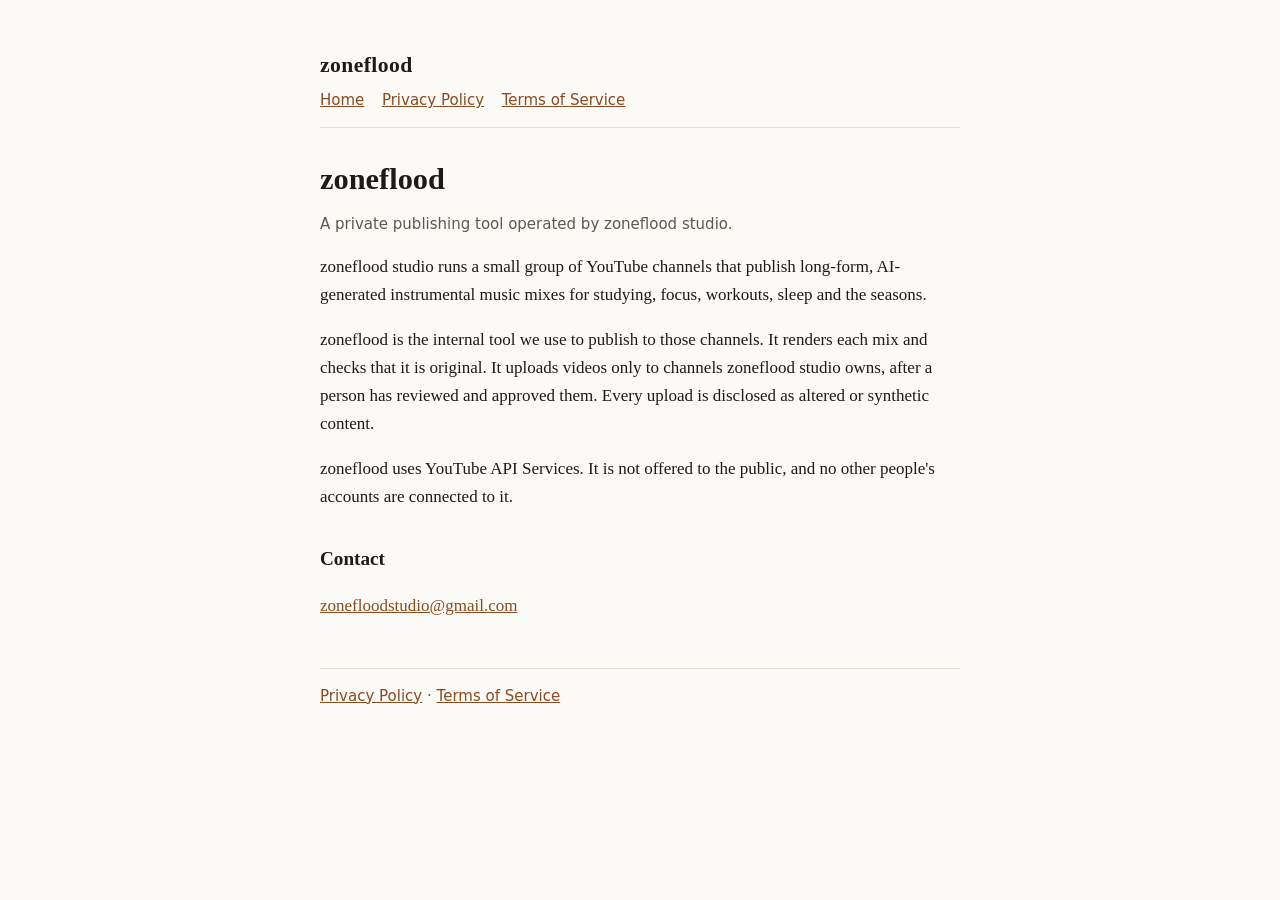
<file: index.html>
<!doctype html>
<html lang="en">
<head>
  <meta charset="utf-8">
  <meta name="viewport" content="width=device-width, initial-scale=1">
  <title>zoneflood</title>
  <meta name="description" content="zoneflood is a private publishing tool for zoneflood studio's own YouTube music channels.">
  <link rel="stylesheet" href="style.css">
</head>
<body>
<main>
  <header>
    <a class="brand" href="./">zoneflood</a>
    <nav><a href="./">Home</a><a href="privacy.html">Privacy Policy</a><a href="terms.html">Terms of Service</a></nav>
  </header>

  <h1>zoneflood</h1>
  <p class="muted">A private publishing tool operated by zoneflood studio.</p>

  <p>zoneflood studio runs a small group of YouTube channels that publish long-form, AI-generated
  instrumental music mixes for studying, focus, workouts, sleep and the seasons.</p>

  <p>zoneflood is the internal tool we use to publish to those channels. It renders each mix and checks
  that it is original. It uploads videos only to channels zoneflood studio owns, after a person has
  reviewed and approved them. Every upload is disclosed as altered or synthetic content.</p>

  <p>zoneflood uses YouTube API Services. It is not offered to the public, and no other people's accounts
  are connected to it.</p>

  <h2>Contact</h2>
  <p><a href="mailto:zonefloodstudio@gmail.com">zonefloodstudio@gmail.com</a></p>

  <footer class="muted">
    <a href="privacy.html">Privacy Policy</a> · <a href="terms.html">Terms of Service</a>
  </footer>
</main>
</body>
</html>
</file>
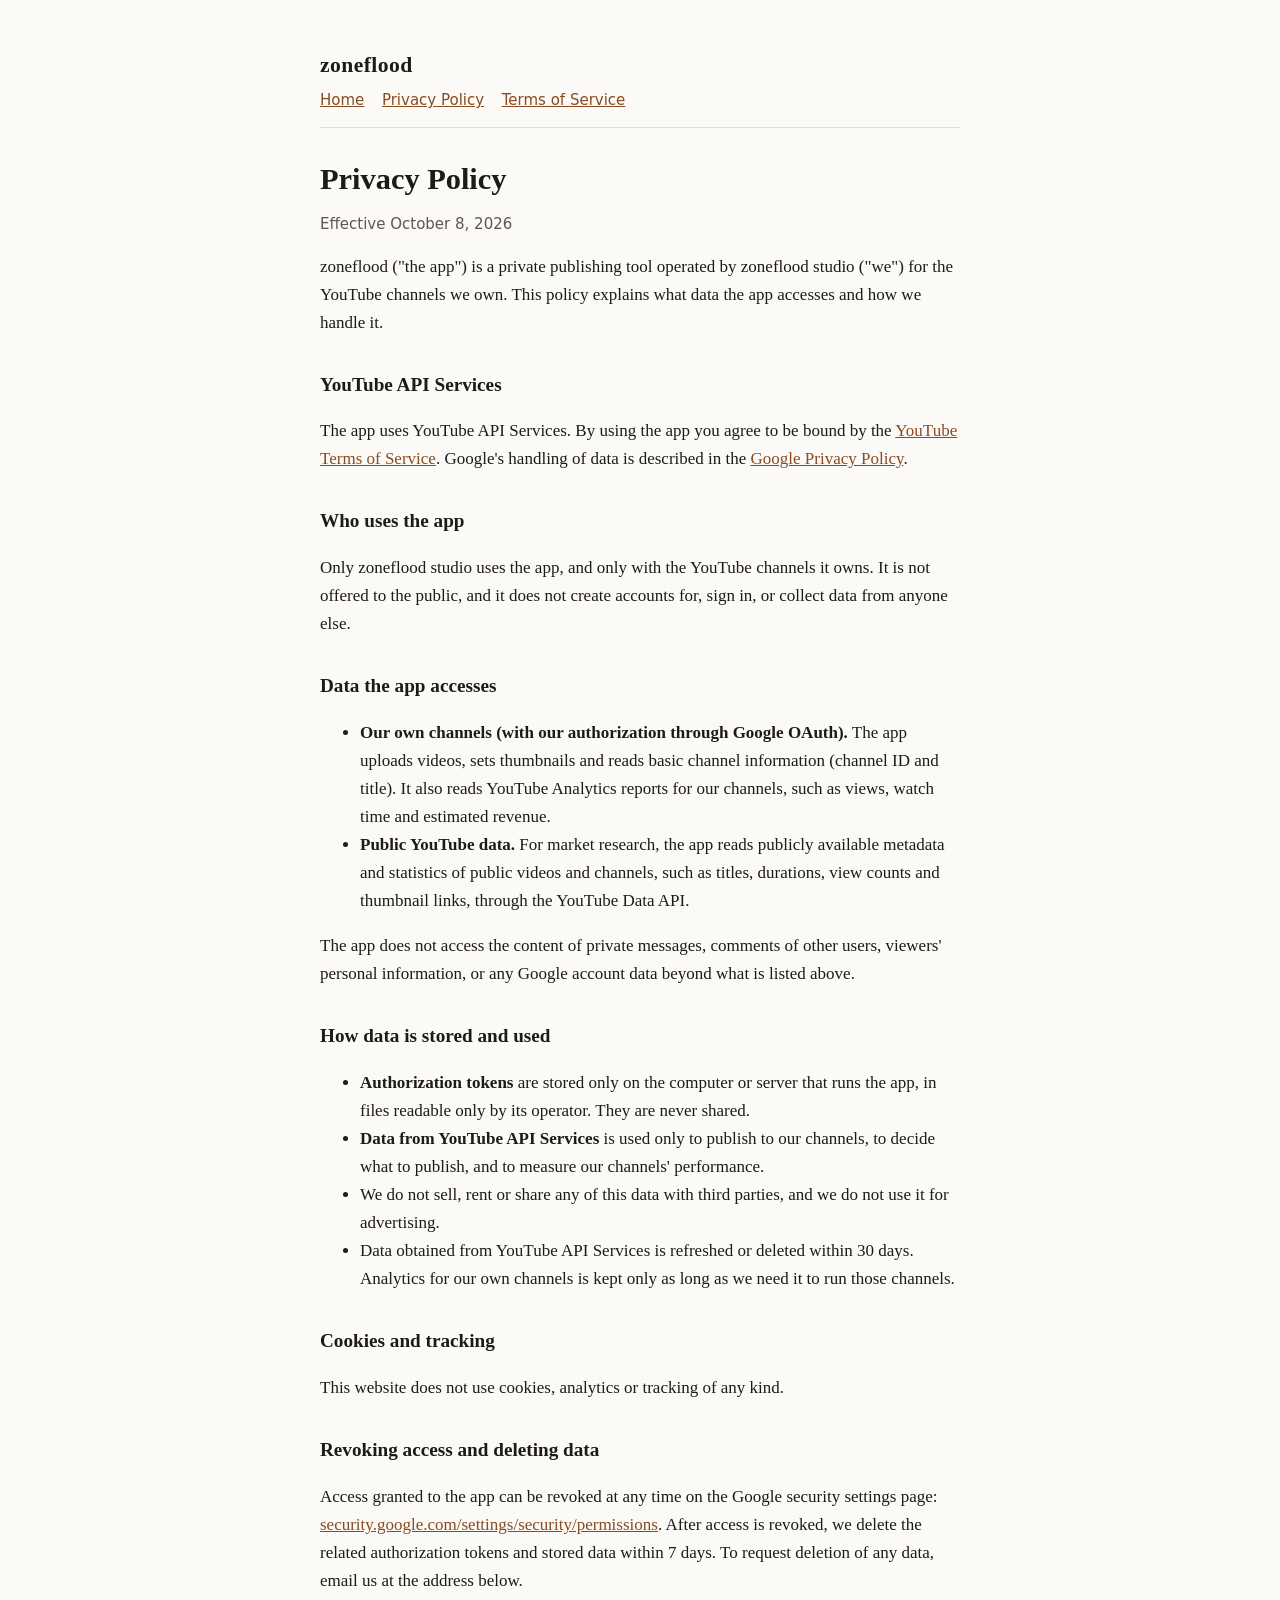
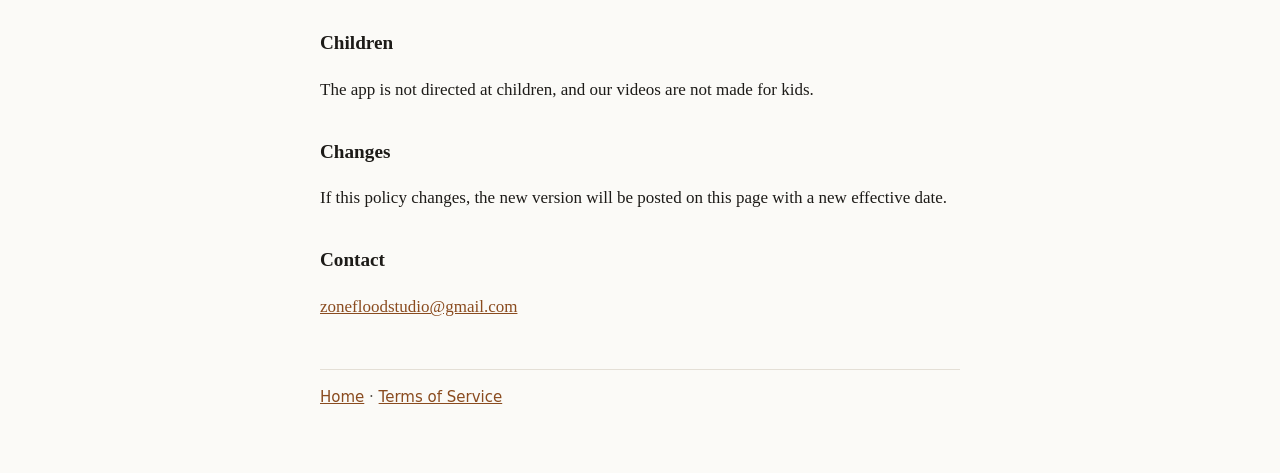
<file: privacy.html>
<!doctype html>
<html lang="en">
<head>
  <meta charset="utf-8">
  <meta name="viewport" content="width=device-width, initial-scale=1">
  <title>Privacy Policy · zoneflood</title>
  <meta name="description" content="How the zoneflood publishing tool uses YouTube API Services and handles data.">
  <link rel="stylesheet" href="style.css">
</head>
<body>
<main>
  <header>
    <a class="brand" href="./">zoneflood</a>
    <nav><a href="./">Home</a><a href="privacy.html">Privacy Policy</a><a href="terms.html">Terms of Service</a></nav>
  </header>

  <h1>Privacy Policy</h1>
  <p class="muted">Effective October 8, 2026</p>

  <p>zoneflood ("the app") is a private publishing tool operated by zoneflood studio ("we") for the
  YouTube channels we own. This policy explains what data the app accesses and how we handle it.</p>

  <h2>YouTube API Services</h2>
  <p>The app uses YouTube API Services. By using the app you agree to be bound by the
  <a href="https://www.youtube.com/t/terms">YouTube Terms of Service</a>. Google's handling of data is
  described in the <a href="https://policies.google.com/privacy">Google Privacy Policy</a>.</p>

  <h2>Who uses the app</h2>
  <p>Only zoneflood studio uses the app, and only with the YouTube channels it owns. It is not offered to
  the public, and it does not create accounts for, sign in, or collect data from anyone else.</p>

  <h2>Data the app accesses</h2>
  <ul>
    <li><strong>Our own channels (with our authorization through Google OAuth).</strong> The app uploads
      videos, sets thumbnails and reads basic channel information (channel ID and title). It also reads
      YouTube Analytics reports for our channels, such as views, watch time and estimated revenue.</li>
    <li><strong>Public YouTube data.</strong> For market research, the app reads publicly available metadata
      and statistics of public videos and channels, such as titles, durations, view counts and thumbnail
      links, through the YouTube Data API.</li>
  </ul>
  <p>The app does not access the content of private messages, comments of other users, viewers' personal
  information, or any Google account data beyond what is listed above.</p>

  <h2>How data is stored and used</h2>
  <ul>
    <li><strong>Authorization tokens</strong> are stored only on the computer or server that runs the app,
      in files readable only by its operator. They are never shared.</li>
    <li><strong>Data from YouTube API Services</strong> is used only to publish to our channels, to decide
      what to publish, and to measure our channels' performance.</li>
    <li>We do not sell, rent or share any of this data with third parties, and we do not use it for
      advertising.</li>
    <li>Data obtained from YouTube API Services is refreshed or deleted within 30 days. Analytics for our
      own channels is kept only as long as we need it to run those channels.</li>
  </ul>

  <h2>Cookies and tracking</h2>
  <p>This website does not use cookies, analytics or tracking of any kind.</p>

  <h2>Revoking access and deleting data</h2>
  <p>Access granted to the app can be revoked at any time on the Google security settings page:
  <a href="https://security.google.com/settings/security/permissions">security.google.com/settings/security/permissions</a>.
  After access is revoked, we delete the related authorization tokens and stored data within 7 days. To
  request deletion of any data, email us at the address below.</p>

  <h2>Children</h2>
  <p>The app is not directed at children, and our videos are not made for kids.</p>

  <h2>Changes</h2>
  <p>If this policy changes, the new version will be posted on this page with a new effective date.</p>

  <h2>Contact</h2>
  <p><a href="mailto:zonefloodstudio@gmail.com">zonefloodstudio@gmail.com</a></p>

  <footer class="muted">
    <a href="./">Home</a> · <a href="terms.html">Terms of Service</a>
  </footer>
</main>
</body>
</html>
</file>
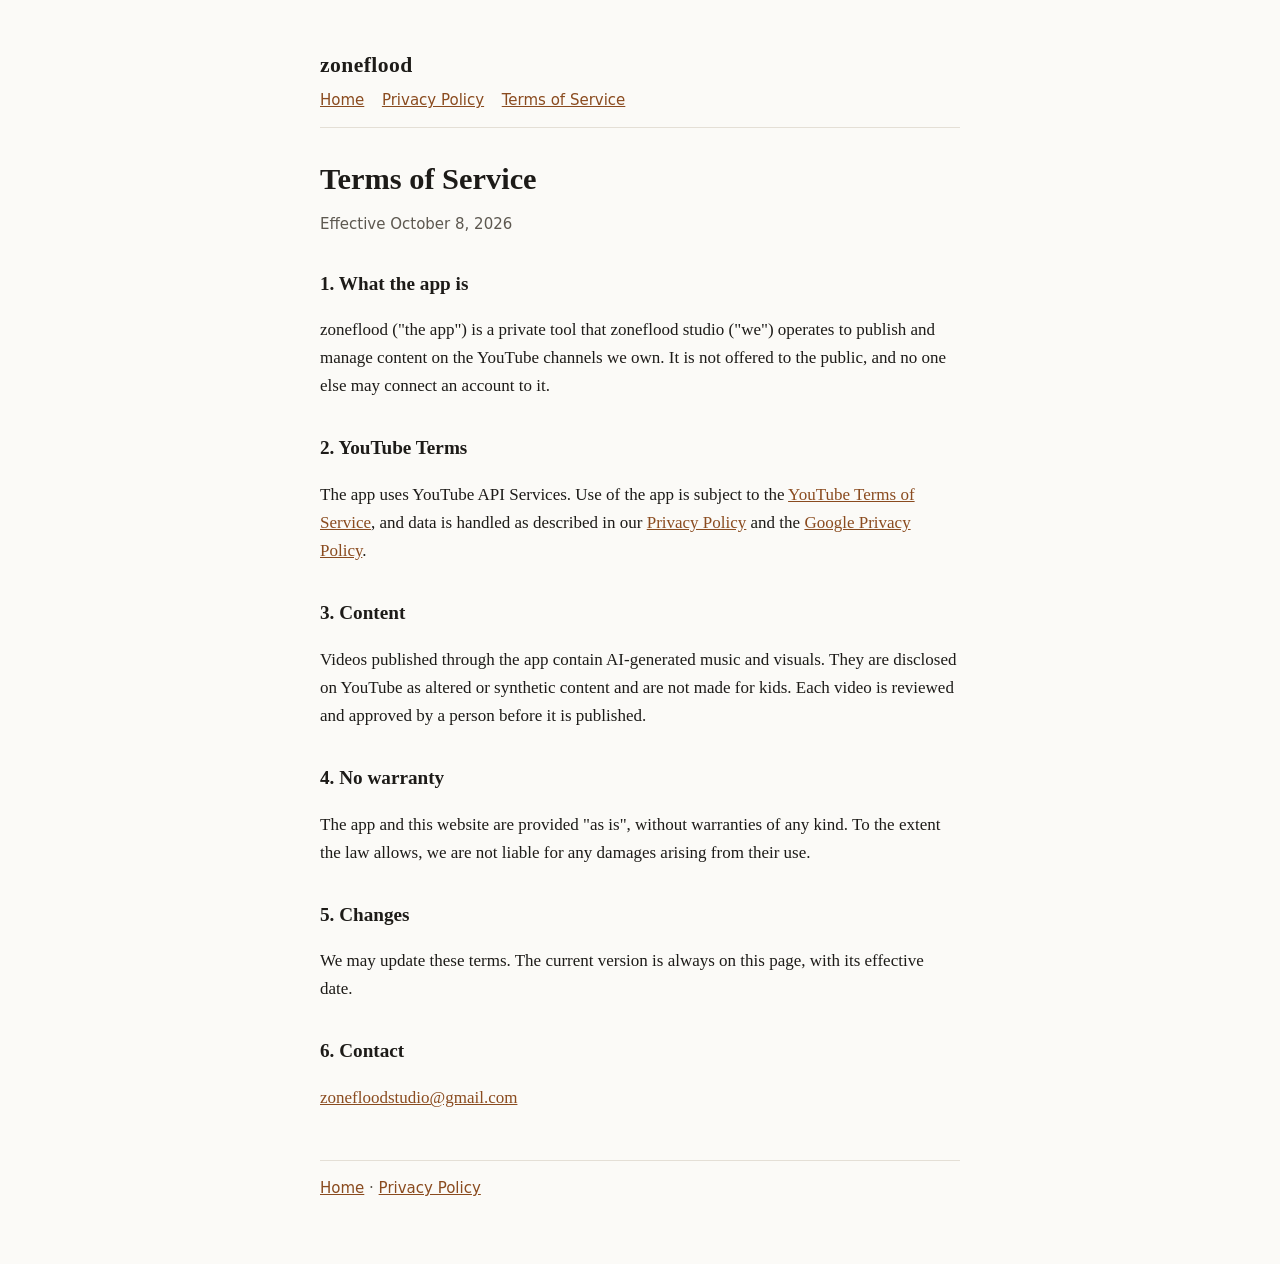
<file: terms.html>
<!doctype html>
<html lang="en">
<head>
  <meta charset="utf-8">
  <meta name="viewport" content="width=device-width, initial-scale=1">
  <title>Terms of Service · zoneflood</title>
  <meta name="description" content="Terms of Service for the zoneflood publishing tool.">
  <link rel="stylesheet" href="style.css">
</head>
<body>
<main>
  <header>
    <a class="brand" href="./">zoneflood</a>
    <nav><a href="./">Home</a><a href="privacy.html">Privacy Policy</a><a href="terms.html">Terms of Service</a></nav>
  </header>

  <h1>Terms of Service</h1>
  <p class="muted">Effective October 8, 2026</p>

  <h2>1. What the app is</h2>
  <p>zoneflood ("the app") is a private tool that zoneflood studio ("we") operates to publish and manage
  content on the YouTube channels we own. It is not offered to the public, and no one else may connect
  an account to it.</p>

  <h2>2. YouTube Terms</h2>
  <p>The app uses YouTube API Services. Use of the app is subject to the
  <a href="https://www.youtube.com/t/terms">YouTube Terms of Service</a>, and data is handled as described
  in our <a href="privacy.html">Privacy Policy</a> and the
  <a href="https://policies.google.com/privacy">Google Privacy Policy</a>.</p>

  <h2>3. Content</h2>
  <p>Videos published through the app contain AI-generated music and visuals. They are disclosed on
  YouTube as altered or synthetic content and are not made for kids. Each video is reviewed and approved
  by a person before it is published.</p>

  <h2>4. No warranty</h2>
  <p>The app and this website are provided "as is", without warranties of any kind. To the extent the law
  allows, we are not liable for any damages arising from their use.</p>

  <h2>5. Changes</h2>
  <p>We may update these terms. The current version is always on this page, with its effective date.</p>

  <h2>6. Contact</h2>
  <p><a href="mailto:zonefloodstudio@gmail.com">zonefloodstudio@gmail.com</a></p>

  <footer class="muted">
    <a href="./">Home</a> · <a href="privacy.html">Privacy Policy</a>
  </footer>
</main>
</body>
</html>
</file>
<file: style.css>
:root {
  --bg: #fbfaf7;
  --fg: #1d1b18;
  --muted: #5d5850;
  --accent: #8a4b1f;
  --rule: #e4dfd6;
}
@media (prefers-color-scheme: dark) {
  :root {
    --bg: #151412;
    --fg: #ece7df;
    --muted: #a59e93;
    --accent: #e0a46e;
    --rule: #2c2a26;
  }
}
* { box-sizing: border-box; }
body {
  margin: 0;
  background: var(--bg);
  color: var(--fg);
  font: 17px/1.65 Georgia, "Iowan Old Style", "Times New Roman", serif;
}
main { max-width: 42rem; margin: 0 auto; padding: 3rem 1rem 4rem; }
header { border-bottom: 1px solid var(--rule); margin-bottom: 2rem; padding-bottom: 1rem; }
header a.brand { color: var(--fg); text-decoration: none; font-size: 1.35rem; font-weight: bold; letter-spacing: .02em; }
nav { margin-top: .4rem; font: 15px/1.4 system-ui, sans-serif; }
nav a { margin-right: 1.1rem; }
h1 { font-size: 1.9rem; line-height: 1.25; margin: 0 0 .4rem; }
h2 { font-size: 1.2rem; margin: 2rem 0 .4rem; }
p, li { color: var(--fg); }
.muted { color: var(--muted); font: 15px/1.5 system-ui, sans-serif; }
a { color: var(--accent); }
footer { border-top: 1px solid var(--rule); margin-top: 3rem; padding-top: 1rem; }
</file>
